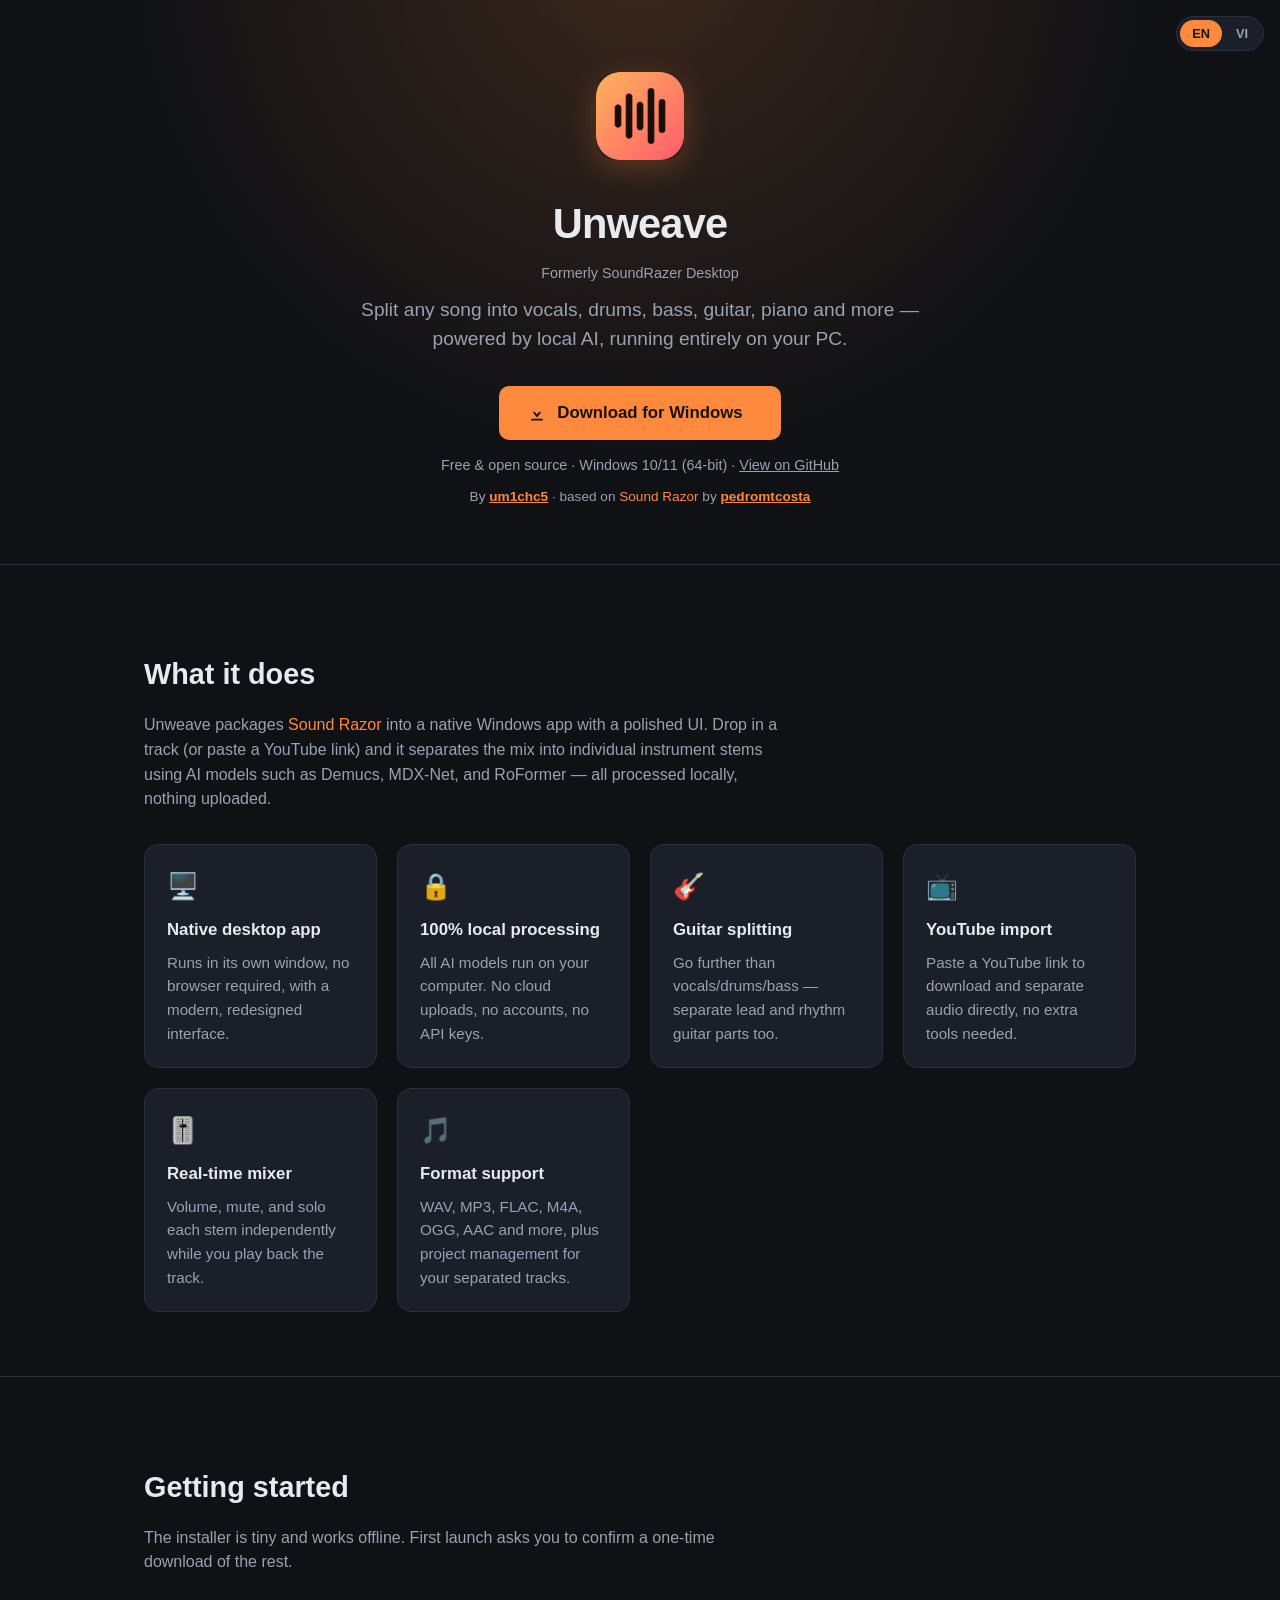
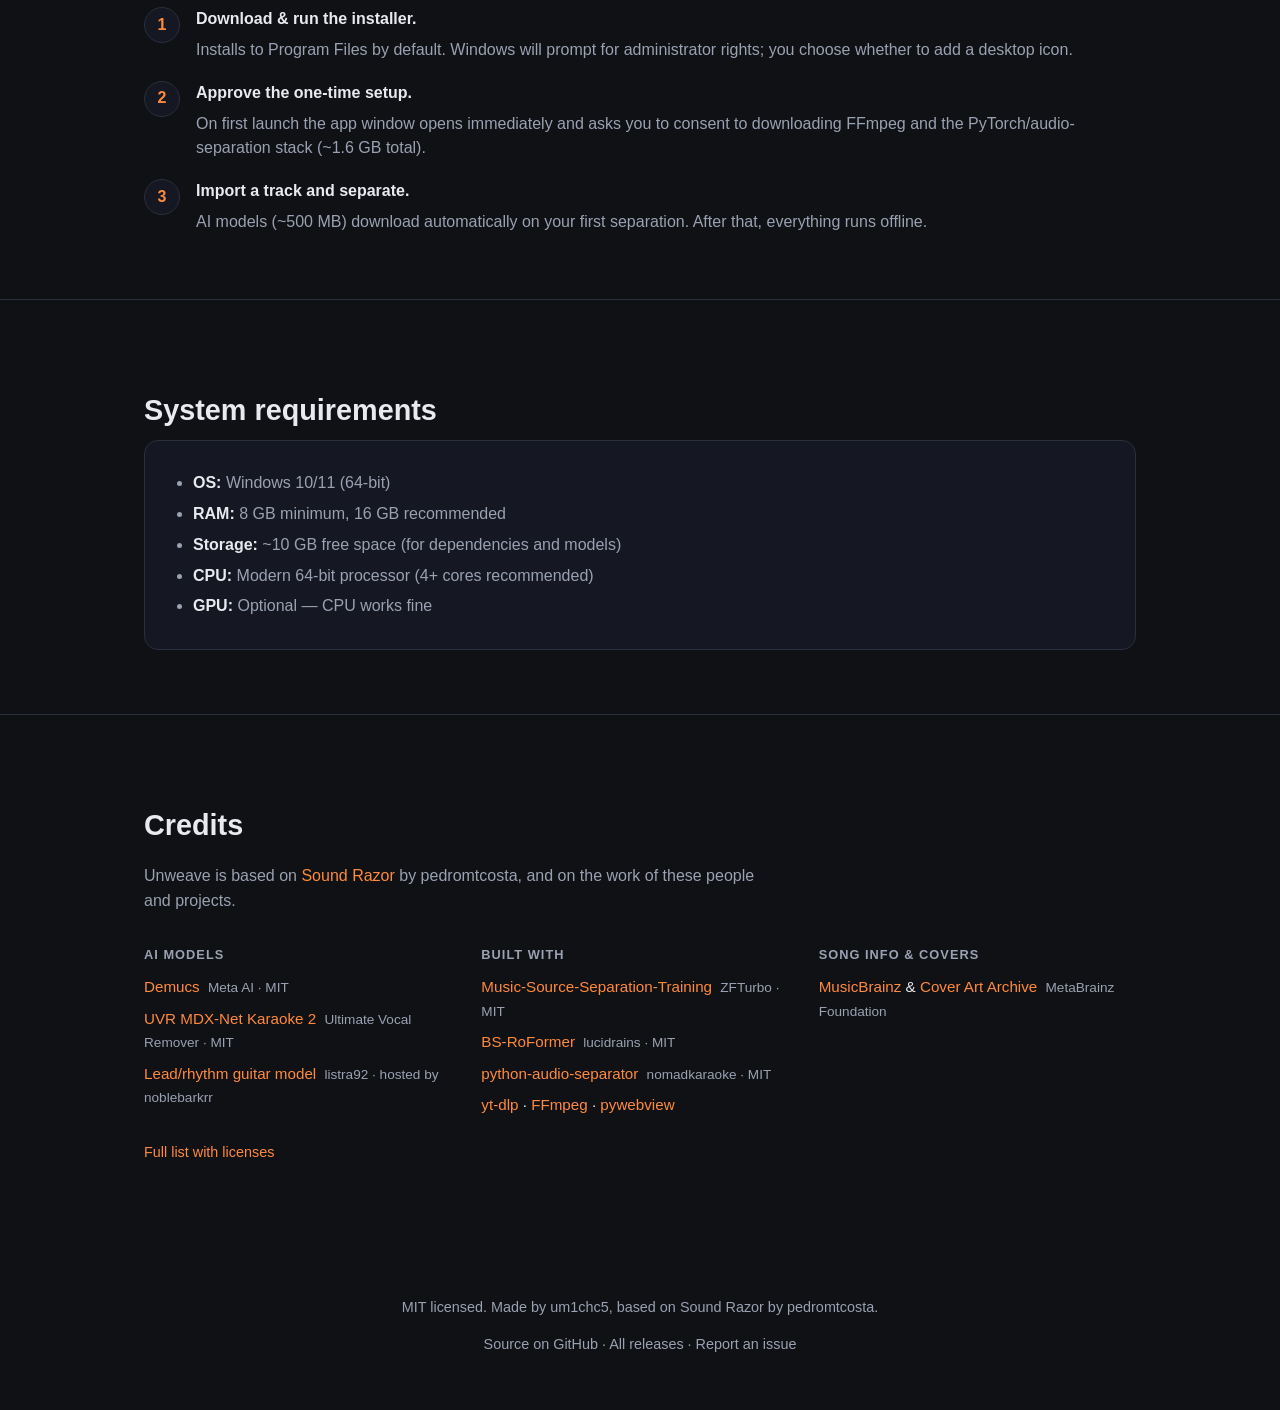
<file: docs/index.html>
<!DOCTYPE html>
<html lang="en">
<head>
<meta charset="UTF-8" />
<meta name="viewport" content="width=device-width, initial-scale=1.0" />
<title>Unweave — AI Audio Stem Separation</title>
<meta name="description" content="Unweave splits any song into vocals, drums, bass, guitar, piano and more using local AI models. Free, offline, Windows app." />
<link rel="icon" href="assets/icon-256.png" />

<meta property="og:type" content="website" />
<meta property="og:title" content="Unweave — AI Audio Stem Separation" />
<meta property="og:description" content="Split any song into vocals, drums, bass, guitar, piano and more using local AI models. Free, offline, Windows app." />
<meta property="og:url" content="https://um1chc5.github.io/unweave/" />
<meta property="og:image" content="https://um1chc5.github.io/unweave/assets/og-image.png" />
<meta property="og:image:width" content="1200" />
<meta property="og:image:height" content="630" />

<meta name="twitter:card" content="summary_large_image" />
<meta name="twitter:title" content="Unweave — AI Audio Stem Separation" />
<meta name="twitter:description" content="Split any song into vocals, drums, bass, guitar, piano and more using local AI models. Free, offline, Windows app." />
<meta name="twitter:image" content="https://um1chc5.github.io/unweave/assets/og-image.png" />
<style>
  :root {
    --bg: #0f1115;
    --bg-alt: #151822;
    --card: #1b1f2a;
    --border: #2a2f3d;
    --text: #e8eaf0;
    --muted: #9aa1b2;
    --accent: #ff8a3d;
    --accent-dark: #e06f26;
  }
  * { box-sizing: border-box; }
  html { scroll-behavior: smooth; }
  body {
    margin: 0;
    font-family: -apple-system, BlinkMacSystemFont, "Segoe UI", Roboto, Helvetica, Arial, sans-serif;
    background: var(--bg);
    color: var(--text);
    line-height: 1.55;
  }
  a { color: var(--accent); text-decoration: none; }
  a:hover { text-decoration: underline; }
  .wrap { max-width: 1040px; margin: 0 auto; padding: 0 24px; }

  header.hero {
    padding: 72px 0 56px;
    text-align: center;
    background: radial-gradient(circle at 50% -10%, rgba(255,138,61,0.18), transparent 60%);
    border-bottom: 1px solid var(--border);
  }
  .logo { width: 88px; height: 88px; border-radius: 20px; box-shadow: 0 8px 30px rgba(255,138,61,0.25); }
  h1 { font-size: 2.6rem; margin: 24px 0 8px; letter-spacing: -0.02em; }
  .tagline { font-size: 1.2rem; color: var(--muted); max-width: 620px; margin: 0 auto 32px; }

  .btn {
    display: inline-flex;
    align-items: center;
    gap: 10px;
    background: var(--accent);
    color: #1a1105;
    font-weight: 600;
    padding: 14px 28px;
    border-radius: 10px;
    font-size: 1.05rem;
    transition: background 0.15s ease, transform 0.15s ease;
  }
  .btn:hover { background: var(--accent-dark); text-decoration: none; transform: translateY(-1px); }
  .btn svg { width: 20px; height: 20px; }
  .installer-size { font-weight: 500; opacity: 0.75; font-size: 0.92em; }
  .sub-note { margin-top: 14px; font-size: 0.9rem; color: var(--muted); }
  .sub-note a { color: var(--muted); text-decoration: underline; }
  .credit { margin-top: 10px; font-size: 0.85rem; color: var(--muted); }
  .credit a.author { color: var(--accent); font-weight: 600; text-decoration: underline; }

  section { padding: 64px 0; border-bottom: 1px solid var(--border); }
  section:last-of-type { border-bottom: none; }
  h2 { font-size: 1.8rem; margin-bottom: 8px; }
  .section-lead { color: var(--muted); margin-bottom: 32px; max-width: 640px; }

  .grid {
    display: grid;
    grid-template-columns: repeat(auto-fit, minmax(230px, 1fr));
    gap: 20px;
  }
  .card {
    background: var(--card);
    border: 1px solid var(--border);
    border-radius: 14px;
    padding: 22px;
  }
  .card h3 { margin: 0 0 8px; font-size: 1.05rem; }
  .card p { margin: 0; color: var(--muted); font-size: 0.95rem; }
  .card .emoji { font-size: 1.6rem; display: block; margin-bottom: 10px; }

  .steps { display: grid; gap: 18px; counter-reset: step; }
  .step { display: flex; gap: 16px; align-items: flex-start; }
  .step .num {
    flex-shrink: 0;
    width: 36px; height: 36px;
    border-radius: 50%;
    background: var(--bg-alt);
    border: 1px solid var(--border);
    color: var(--accent);
    font-weight: 700;
    display: flex; align-items: center; justify-content: center;
  }
  .step p { margin: 6px 0 0; color: var(--muted); }
  .step strong { color: var(--text); }

  .formerly { margin: -2px 0 10px; font-size: 0.9rem; color: var(--muted); }
  .credits { display: grid; grid-template-columns: repeat(auto-fit, minmax(240px, 1fr)); gap: 20px; }
  .credits h3 { margin: 0 0 10px; font-size: 0.8rem; letter-spacing: 0.08em; text-transform: uppercase; color: var(--muted); }
  .credits ul { list-style: none; margin: 0; padding: 0; }
  .credits li { margin: 0 0 8px; font-size: 0.95rem; }
  .credits li span { color: var(--muted); font-size: 0.85rem; margin-left: 4px; }
  .credits-more { margin-top: 16px; font-size: 0.9rem; }
  .reqs { background: var(--bg-alt); border: 1px solid var(--border); border-radius: 14px; padding: 24px 28px; }
  .reqs ul { margin: 0; padding-left: 20px; color: var(--muted); }
  .reqs li { margin: 6px 0; }
  .reqs strong { color: var(--text); }

  footer { padding: 40px 0; text-align: center; color: var(--muted); font-size: 0.9rem; }
  footer a { color: var(--muted); }

  code { background: var(--bg-alt); padding: 2px 6px; border-radius: 4px; font-size: 0.9em; }

  .lang-toggle {
    position: fixed;
    top: 16px;
    right: 16px;
    z-index: 10;
    display: flex;
    background: var(--card);
    border: 1px solid var(--border);
    border-radius: 999px;
    padding: 3px;
    gap: 2px;
  }
  .lang-toggle button {
    border: none;
    background: transparent;
    color: var(--muted);
    font-size: 0.8rem;
    font-weight: 600;
    padding: 6px 12px;
    border-radius: 999px;
    cursor: pointer;
    font-family: inherit;
  }
  .lang-toggle button.active { background: var(--accent); color: #1a1105; }
</style>
</head>
<body>

<div class="lang-toggle">
  <button type="button" data-lang="en">EN</button>
  <button type="button" data-lang="vi">VI</button>
</div>

<header class="hero">
  <div class="wrap">
    <img src="assets/icon-256.png" alt="Unweave icon" class="logo" />
    <h1>Unweave</h1>
    <p class="formerly" data-i18n="hero.formerly">Formerly SoundRazer Desktop</p>
    <p class="tagline" data-i18n="hero.tagline">Split any song into vocals, drums, bass, guitar, piano and more — powered by local AI, running entirely on your PC.</p>
    <a class="btn" href="https://github.com/um1chc5/unweave/releases/latest/download/Unweave-Setup-x64.exe">
      <svg viewBox="0 0 24 24" fill="currentColor"><path d="M12 3v10.59l3.3-3.3 1.4 1.42L12 17.4l-4.7-5.69 1.4-1.42 3.3 3.3V3h0zM5 19h14v2H5z"/></svg>
      <span data-i18n="hero.btn">Download for Windows</span>
      <span class="installer-size" id="installer-size"></span>
    </a>
    <div class="sub-note" data-i18n="hero.subnote">Free &amp; open source · Windows 10/11 (64-bit) · <a href="https://github.com/um1chc5/unweave">View on GitHub</a></div>
    <div class="credit" data-i18n="hero.credit">By <a href="https://github.com/um1chc5" class="author">um1chc5</a> · based on <a href="https://github.com/pedromtcosta/sound-razor">Sound Razor</a> by <a href="https://github.com/pedromtcosta" class="author">pedromtcosta</a></div>
  </div>
</header>

<section>
  <div class="wrap">
    <h2 data-i18n="about.h2">What it does</h2>
    <p class="section-lead" data-i18n="about.lead">
      Unweave packages <a href="https://github.com/pedromtcosta/sound-razor">Sound Razor</a> into a native Windows
      app with a polished UI. Drop in a track (or paste a YouTube link) and it separates the mix into individual
      instrument stems using AI models such as Demucs, MDX-Net, and RoFormer — all processed locally, nothing uploaded.
    </p>
    <div class="grid">
      <div class="card">
        <span class="emoji">🖥️</span>
        <h3 data-i18n="card.1.h3">Native desktop app</h3>
        <p data-i18n="card.1.p">Runs in its own window, no browser required, with a modern, redesigned interface.</p>
      </div>
      <div class="card">
        <span class="emoji">🔒</span>
        <h3 data-i18n="card.2.h3">100% local processing</h3>
        <p data-i18n="card.2.p">All AI models run on your computer. No cloud uploads, no accounts, no API keys.</p>
      </div>
      <div class="card">
        <span class="emoji">🎸</span>
        <h3 data-i18n="card.3.h3">Guitar splitting</h3>
        <p data-i18n="card.3.p">Go further than vocals/drums/bass — separate lead and rhythm guitar parts too.</p>
      </div>
      <div class="card">
        <span class="emoji">📺</span>
        <h3 data-i18n="card.4.h3">YouTube import</h3>
        <p data-i18n="card.4.p">Paste a YouTube link to download and separate audio directly, no extra tools needed.</p>
      </div>
      <div class="card">
        <span class="emoji">🎚️</span>
        <h3 data-i18n="card.5.h3">Real-time mixer</h3>
        <p data-i18n="card.5.p">Volume, mute, and solo each stem independently while you play back the track.</p>
      </div>
      <div class="card">
        <span class="emoji">🎵</span>
        <h3 data-i18n="card.6.h3">Format support</h3>
        <p data-i18n="card.6.p">WAV, MP3, FLAC, M4A, OGG, AAC and more, plus project management for your separated tracks.</p>
      </div>
    </div>
  </div>
</section>

<section>
  <div class="wrap">
    <h2 data-i18n="start.h2">Getting started</h2>
    <p class="section-lead" data-i18n="start.lead">The installer is tiny and works offline. First launch asks you to confirm a one-time download of the rest.</p>
    <div class="steps">
      <div class="step">
        <div class="num">1</div>
        <div>
          <strong data-i18n="step.1.strong">Download &amp; run the installer.</strong>
          <p data-i18n="step.1.p">Installs to Program Files by default. Windows will prompt for administrator rights; you choose whether to add a desktop icon.</p>
        </div>
      </div>
      <div class="step">
        <div class="num">2</div>
        <div>
          <strong data-i18n="step.2.strong">Approve the one-time setup.</strong>
          <p data-i18n="step.2.p">On first launch the app window opens immediately and asks you to consent to downloading FFmpeg and the PyTorch/audio-separation stack (~1.6&nbsp;GB total).</p>
        </div>
      </div>
      <div class="step">
        <div class="num">3</div>
        <div>
          <strong data-i18n="step.3.strong">Import a track and separate.</strong>
          <p data-i18n="step.3.p">AI models (~500&nbsp;MB) download automatically on your first separation. After that, everything runs offline.</p>
        </div>
      </div>
    </div>
  </div>
</section>

<section>
  <div class="wrap">
    <h2 data-i18n="reqs.h2">System requirements</h2>
    <div class="reqs">
      <ul>
        <li data-i18n="reqs.os"><strong>OS:</strong> Windows 10/11 (64-bit)</li>
        <li data-i18n="reqs.ram"><strong>RAM:</strong> 8&nbsp;GB minimum, 16&nbsp;GB recommended</li>
        <li data-i18n="reqs.storage"><strong>Storage:</strong> ~10&nbsp;GB free space (for dependencies and models)</li>
        <li data-i18n="reqs.cpu"><strong>CPU:</strong> Modern 64-bit processor (4+ cores recommended)</li>
        <li data-i18n="reqs.gpu"><strong>GPU:</strong> Optional — CPU works fine</li>
      </ul>
    </div>
  </div>
</section>

<section>
  <div class="wrap">
    <h2 data-i18n="credits.h2">Credits</h2>
    <p class="section-lead" data-i18n="credits.lead">Unweave is based on <a href="https://github.com/pedromtcosta/sound-razor">Sound Razor</a> by pedromtcosta, and on the work of these people and projects.</p>
    <div class="credits">
      <div>
        <h3 data-i18n="credits.models">AI models</h3>
        <ul>
          <li><a href="https://github.com/facebookresearch/demucs">Demucs</a> <span>Meta AI · MIT</span></li>
          <li><a href="https://github.com/Anjok07/ultimatevocalremovergui">UVR MDX-Net Karaoke 2</a> <span>Ultimate Vocal Remover · MIT</span></li>
          <li><a href="https://huggingface.co/noblebarkrr/mvsepless_resources">Lead/rhythm guitar model</a> <span>listra92 · hosted by noblebarkrr</span></li>
        </ul>
      </div>
      <div>
        <h3 data-i18n="credits.built">Built with</h3>
        <ul>
          <li><a href="https://github.com/ZFTurbo/Music-Source-Separation-Training">Music-Source-Separation-Training</a> <span>ZFTurbo · MIT</span></li>
          <li><a href="https://github.com/lucidrains/BS-RoFormer">BS-RoFormer</a> <span>lucidrains · MIT</span></li>
          <li><a href="https://github.com/nomadkaraoke/python-audio-separator">python-audio-separator</a> <span>nomadkaraoke · MIT</span></li>
          <li><a href="https://github.com/yt-dlp/yt-dlp">yt-dlp</a> · <a href="https://ffmpeg.org">FFmpeg</a> · <a href="https://github.com/r0x0r/pywebview">pywebview</a></li>
        </ul>
      </div>
      <div>
        <h3 data-i18n="credits.data">Song info &amp; covers</h3>
        <ul>
          <li><a href="https://musicbrainz.org">MusicBrainz</a> &amp; <a href="https://coverartarchive.org">Cover Art Archive</a> <span>MetaBrainz Foundation</span></li>
        </ul>
      </div>
    </div>
    <p class="credits-more" data-i18n="credits.more"><a href="https://github.com/um1chc5/unweave#credits">Full list with licenses</a></p>
  </div>
</section>

<footer>
  <div class="wrap">
    <p data-i18n="footer.p1">MIT licensed. Made by <a href="https://github.com/um1chc5">um1chc5</a>, based on <a href="https://github.com/pedromtcosta/sound-razor">Sound Razor</a> by pedromtcosta.</p>
    <p data-i18n="footer.p2"><a href="https://github.com/um1chc5/unweave">Source on GitHub</a> · <a href="https://github.com/um1chc5/unweave/releases">All releases</a> · <a href="https://github.com/um1chc5/unweave/issues">Report an issue</a></p>
  </div>
</footer>

<script>
(function () {
  var TRANSLATIONS = {
    vi: {
      "hero.tagline": "Tách mọi bài hát thành giọng hát, trống, bass, guitar, piano và hơn thế nữa — bằng AI chạy hoàn toàn trên máy tính của bạn.",
      "hero.btn": "Tải cho Windows",
      "hero.subnote": "Miễn phí &amp; mã nguồn mở · Windows 10/11 (64-bit) · <a href=\"https://github.com/um1chc5/unweave\">Xem trên GitHub</a>",
      "hero.credit": "Bởi <a href=\"https://github.com/um1chc5\" class=\"author\">um1chc5</a> · dựa trên <a href=\"https://github.com/pedromtcosta/sound-razor\">Sound Razor</a> của <a href=\"https://github.com/pedromtcosta\" class=\"author\">pedromtcosta</a>",
      "about.h2": "Ứng dụng này làm gì",
      "about.lead": "Unweave đóng gói <a href=\"https://github.com/pedromtcosta/sound-razor\">Sound Razor</a> thành một ứng dụng Windows gốc với giao diện hiện đại. Thả một bản nhạc vào (hoặc dán link YouTube) và nó sẽ tách bản mix thành từng track nhạc cụ riêng biệt bằng các mô hình AI như Demucs, MDX-Net và RoFormer — xử lý hoàn toàn cục bộ, không tải lên đâu cả.",
      "card.1.h3": "Ứng dụng desktop gốc",
      "card.1.p": "Chạy trong cửa sổ riêng, không cần trình duyệt, với giao diện hiện đại được thiết kế lại.",
      "card.2.h3": "Xử lý 100% cục bộ",
      "card.2.p": "Mọi mô hình AI đều chạy trên máy tính của bạn. Không tải lên cloud, không cần tài khoản, không cần API key.",
      "card.3.h3": "Tách giọng guitar",
      "card.3.p": "Không chỉ vocals/trống/bass — còn tách được guitar chính (lead) và guitar đệm (rhythm).",
      "card.4.h3": "Nhập từ YouTube",
      "card.4.p": "Dán link YouTube để tải và tách âm thanh trực tiếp, không cần công cụ khác.",
      "card.5.h3": "Mixer thời gian thực",
      "card.5.p": "Điều chỉnh âm lượng, tắt tiếng (mute), solo từng track độc lập khi phát lại.",
      "card.6.h3": "Hỗ trợ nhiều định dạng",
      "card.6.p": "WAV, MP3, FLAC, M4A, OGG, AAC và nhiều hơn nữa, cùng quản lý dự án cho các track đã tách.",
      "start.h2": "Bắt đầu sử dụng",
      "start.lead": "Bộ cài đặt rất nhẹ và hoạt động offline. Lần khởi chạy đầu tiên sẽ hỏi bạn xác nhận tải phần còn lại.",
      "step.1.strong": "Tải &amp; chạy bộ cài đặt.",
      "step.1.p": "Mặc định cài vào Program Files. Windows sẽ hỏi quyền quản trị viên; bạn có thể chọn thêm biểu tượng ngoài màn hình hay không.",
      "step.2.strong": "Xác nhận thiết lập lần đầu.",
      "step.2.p": "Ở lần mở đầu tiên, cửa sổ ứng dụng hiện ra ngay và yêu cầu bạn đồng ý tải FFmpeg cùng bộ PyTorch/tách âm thanh (~1.6&nbsp;GB tổng cộng).",
      "step.3.strong": "Nhập một bản nhạc và tách.",
      "step.3.p": "Các mô hình AI (~500&nbsp;MB) sẽ tự động tải về khi bạn tách lần đầu tiên. Sau đó mọi thứ chạy hoàn toàn offline.",
      "hero.formerly": "Trước đây là SoundRazer Desktop",
      "credits.h2": "Ghi công",
      "credits.lead": "Unweave dựa trên <a href=\"https://github.com/pedromtcosta/sound-razor\">Sound Razor</a> của pedromtcosta, cùng công sức của những người và dự án dưới đây.",
      "credits.models": "Mô hình AI",
      "credits.built": "Xây dựng bằng",
      "credits.data": "Thông tin bài hát &amp; ảnh bìa",
      "credits.more": "<a href=\"https://github.com/um1chc5/unweave#credits\">Danh sách đầy đủ và giấy phép</a>",
      "reqs.h2": "Yêu cầu hệ thống",
      "reqs.os": "<strong>Hệ điều hành:</strong> Windows 10/11 (64-bit)",
      "reqs.ram": "<strong>RAM:</strong> Tối thiểu 8&nbsp;GB, khuyến nghị 16&nbsp;GB",
      "reqs.storage": "<strong>Dung lượng:</strong> ~10&nbsp;GB trống (cho dependencies và models)",
      "reqs.cpu": "<strong>CPU:</strong> Bộ xử lý 64-bit hiện đại (khuyến nghị 4+ nhân)",
      "reqs.gpu": "<strong>GPU:</strong> Tùy chọn — CPU vẫn chạy tốt",
      "footer.p1": "Giấy phép MIT. Thực hiện bởi <a href=\"https://github.com/um1chc5\">um1chc5</a>, dựa trên <a href=\"https://github.com/pedromtcosta/sound-razor\">Sound Razor</a> của pedromtcosta.",
      "footer.p2": "<a href=\"https://github.com/um1chc5/unweave\">Mã nguồn trên GitHub</a> · <a href=\"https://github.com/um1chc5/unweave/releases\">Tất cả bản phát hành</a> · <a href=\"https://github.com/um1chc5/unweave/issues\">Báo lỗi</a>"
    }
  };

  var original = {};
  document.querySelectorAll("[data-i18n]").forEach(function (el) {
    original[el.getAttribute("data-i18n")] = el.innerHTML;
  });

  function applyLang(lang) {
    document.documentElement.lang = lang;
    document.querySelectorAll("[data-i18n]").forEach(function (el) {
      var key = el.getAttribute("data-i18n");
      el.innerHTML = lang === "vi" ? (TRANSLATIONS.vi[key] || original[key]) : original[key];
    });
    document.querySelectorAll(".lang-toggle button").forEach(function (btn) {
      btn.classList.toggle("active", btn.getAttribute("data-lang") === lang);
    });
    localStorage.setItem("srLang", lang);
  }

  document.querySelectorAll(".lang-toggle button").forEach(function (btn) {
    btn.addEventListener("click", function () {
      applyLang(btn.getAttribute("data-lang"));
    });
  });

  var saved = localStorage.getItem("srLang");
  var initial = saved || (navigator.language && navigator.language.toLowerCase().indexOf("vi") === 0 ? "vi" : "en");
  applyLang(initial);

  (function loadInstallerInfo() {
    // Latest release's version and installer size, shown on the download button.
    var el = document.getElementById("installer-size");
    var cacheKey = "srInstallerInfo";
    var cached = null;
    try { cached = JSON.parse(localStorage.getItem(cacheKey) || "null"); } catch (_) {}
    if (cached && cached.text && Date.now() - cached.at < 3600000) { el.textContent = cached.text; return; }
    fetch("https://api.github.com/repos/um1chc5/unweave/releases/latest")
      .then(function (r) { return r.ok ? r.json() : null; })
      .then(function (data) {
        var asset = data && data.assets && data.assets.find(function (a) { return a.name === "Unweave-Setup-x64.exe"; });
        if (!asset) return;
        var mb = asset.size / (1024 * 1024);
        var size = "~" + (mb < 10 ? mb.toFixed(1) : Math.round(mb)) + " MB";
        var version = data.tag_name ? data.tag_name.replace(/^v?/, "v") : "";
        var text = "(" + (version ? version + " · " : "") + size + ")";
        el.textContent = text;
        try { localStorage.setItem(cacheKey, JSON.stringify({text: text, at: Date.now()})); } catch (_) {}
      })
      .catch(function () {});
  })();
})();
</script>

</body>
</html>
</file>
